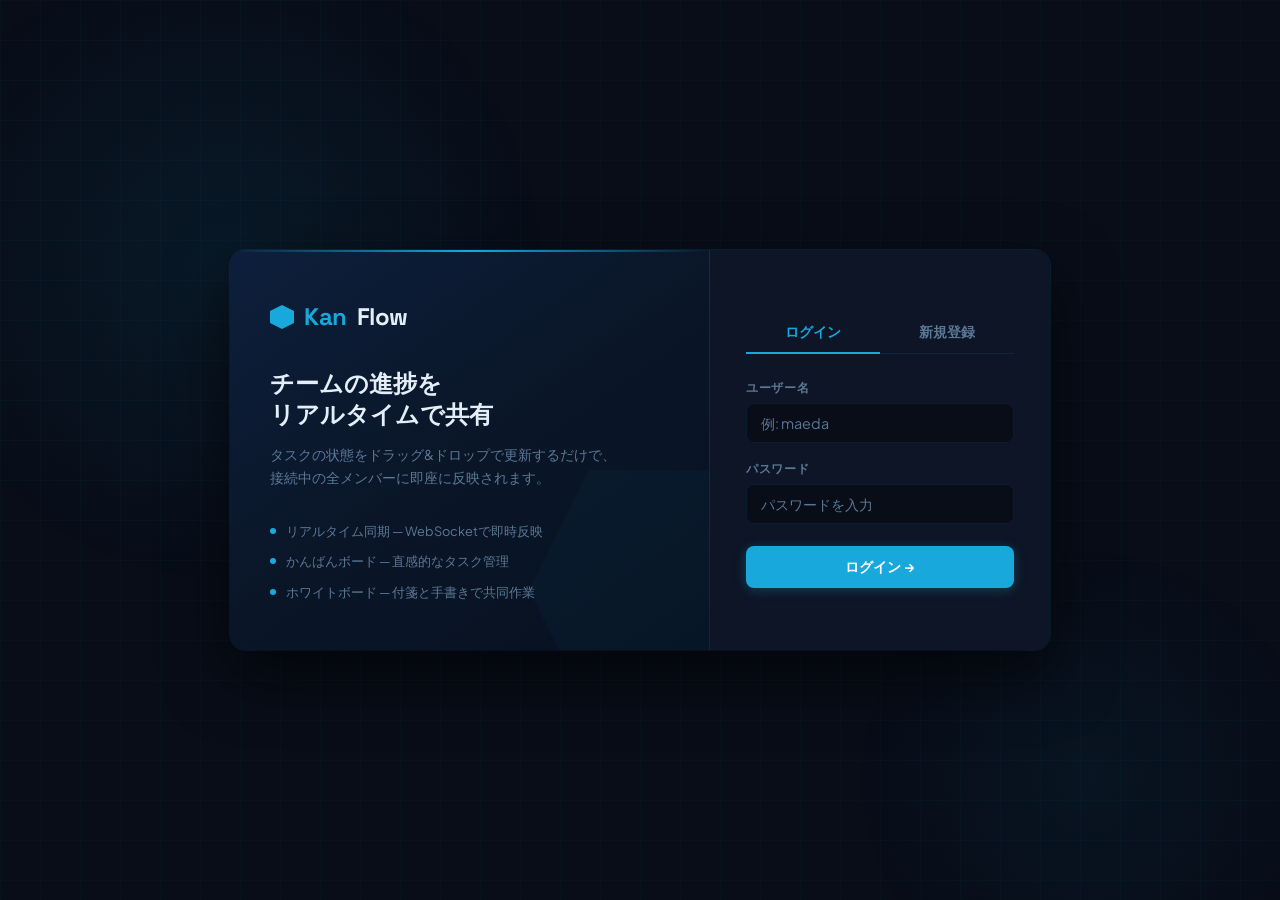
<file: frontend/index.html>
<!DOCTYPE html>
<html lang="ja">
<head>
  <meta charset="UTF-8">
  <meta name="viewport" content="width=device-width, initial-scale=1.0">
  <title>KanFlow — ログイン</title>
  <link rel="stylesheet" href="style.css">
  <style>
    body {
      display: flex;
      align-items: center;
      justify-content: center;
      min-height: 100vh;
      overflow: hidden;
    }

    /* 背景の光源 */
    .bg-glow {
      position: fixed;
      pointer-events: none;
    }
    .bg-glow-1 {
      top: -10%; left: -10%;
      width: 55vw; height: 55vw;
      background: radial-gradient(circle, rgba(24,168,220,0.08) 0%, transparent 65%);
    }
    .bg-glow-2 {
      bottom: -15%; right: -5%;
      width: 40vw; height: 40vw;
      background: radial-gradient(circle, rgba(24,168,220,0.05) 0%, transparent 65%);
    }

    /* ログインカード */
    .login-wrapper {
      display: flex;
      gap: 0;
      width: min(820px, 94vw);
      border-radius: 16px;
      overflow: hidden;
      box-shadow: 0 24px 64px rgba(0,0,0,0.6), 0 0 0 1px rgba(24,168,220,0.15);
      animation: fadeUp 0.5s ease;
      position: relative;
      z-index: 1;
    }

    @keyframes fadeUp {
      from { transform: translateY(24px); opacity: 0; }
      to   { transform: translateY(0);    opacity: 1; }
    }

    /* 左パネル（ブランディング） */
    .login-brand {
      flex: 1;
      background: linear-gradient(145deg, #0D1F3C 0%, #0A1628 50%, #071020 100%);
      padding: 48px 40px;
      display: flex;
      flex-direction: column;
      justify-content: space-between;
      border-right: 1px solid rgba(24,168,220,0.12);
      position: relative;
      overflow: hidden;
    }

    /* 左パネルの装飾ライン */
    .login-brand::before {
      content: '';
      position: absolute;
      top: 0; left: 0; right: 0;
      height: 2px;
      background: linear-gradient(90deg, transparent, var(--accent), transparent);
    }

    /* 六角形の背景装飾 */
    .login-brand::after {
      content: '';
      position: absolute;
      bottom: -60px; right: -60px;
      width: 240px; height: 240px;
      background: rgba(24,168,220,0.04);
      clip-path: polygon(25% 0%, 75% 0%, 100% 50%, 75% 100%, 25% 100%, 0% 50%);
    }

    .brand-logo {
      font-family: 'Space Grotesk', sans-serif;
      font-weight: 700;
      font-size: 1.5rem;
      color: var(--accent);
      letter-spacing: -0.5px;
      display: flex;
      align-items: center;
      gap: 10px;
    }
    .brand-logo::before {
      content: '';
      width: 24px; height: 24px;
      background: var(--accent);
      clip-path: polygon(0 25%, 50% 0, 100% 25%, 100% 75%, 50% 100%, 0 75%);
      flex-shrink: 0;
    }
    .brand-logo span { color: var(--text); }

    .brand-tagline {
      flex: 1;
      display: flex;
      flex-direction: column;
      justify-content: center;
      padding: 32px 0;
    }

    .brand-tagline h2 {
      font-size: 1.5rem;
      line-height: 1.3;
      margin-bottom: 12px;
      color: var(--text);
    }

    .brand-tagline p {
      font-size: 0.85rem;
      color: var(--muted);
      line-height: 1.7;
    }

    .brand-features {
      display: flex;
      flex-direction: column;
      gap: 10px;
    }

    .brand-feature {
      display: flex;
      align-items: center;
      gap: 10px;
      font-size: 0.8rem;
      color: var(--muted);
    }

    .brand-feature-dot {
      width: 6px; height: 6px;
      border-radius: 50%;
      background: var(--accent);
      flex-shrink: 0;
    }

    /* 右パネル（フォーム） */
    .login-form-panel {
      width: 340px;
      background: var(--surface);
      padding: 48px 36px;
      display: flex;
      flex-direction: column;
      justify-content: center;
      flex-shrink: 0;
    }

    .login-title {
      font-family: 'Space Grotesk', sans-serif;
      font-size: 1.3rem;
      font-weight: 600;
      margin-bottom: 4px;
    }
    .login-subtitle {
      color: var(--muted);
      font-size: 0.82rem;
      margin-bottom: 32px;
    }

    .form-group { margin-bottom: 16px; }

    .form-label {
      display: block;
      font-size: 0.75rem;
      font-weight: 600;
      color: var(--muted);
      margin-bottom: 6px;
      letter-spacing: 0.06em;
      text-transform: uppercase;
    }

    .btn-login {
      width: 100%;
      padding: 11px;
      margin-top: 6px;
      font-size: 0.9rem;
      justify-content: center;
      border-radius: 8px;
    }

    .error-msg {
      color: var(--danger);
      font-size: 0.78rem;
      margin-top: 8px;
      display: none;
      text-align: center;
    }

    .login-hint {
      margin-top: 20px;
      text-align: center;
      font-size: 0.74rem;
      color: var(--muted);
      padding: 10px;
      background: rgba(24,168,220,0.05);
      border-radius: 8px;
      border: 1px solid var(--border);
    }

    .powered-by {
      margin-top: 24px;
      text-align: center;
      font-size: 0.72rem;
      color: rgba(90,120,150,0.5);
    }

    .tab-row {
      display: flex;
      gap: 0;
      margin-bottom: 24px;
      border-bottom: 1px solid var(--border);
    }
    .tab-btn {
      flex: 1;
      background: none;
      border: none;
      color: var(--muted);
      font-family: 'Plus Jakarta Sans', sans-serif;
      font-size: 0.875rem;
      font-weight: 600;
      padding: 10px;
      cursor: pointer;
      border-bottom: 2px solid transparent;
      transition: all 0.15s;
      margin-bottom: -1px;
    }
    .tab-btn.active {
      color: var(--accent);
      border-bottom-color: var(--accent);
    }
    .tab-btn:hover { color: var(--accent); }

    @media (max-width: 600px) {
      .login-brand { display: none; }
      .login-form-panel { width: 100%; }
    }
  </style>
</head>
<body>
  <div class="bg-glow bg-glow-1"></div>
  <div class="bg-glow bg-glow-2"></div>

  <div class="login-wrapper">
    <!-- 左：ブランドパネル -->
    <div class="login-brand">
      <div class="brand-logo">Kan<span>Flow</span></div>

      <div class="brand-tagline">
        <h2>チームの進捗を<br>リアルタイムで共有</h2>
        <p>タスクの状態をドラッグ&ドロップで更新するだけで、<br>接続中の全メンバーに即座に反映されます。</p>
      </div>

      <div class="brand-features">
        <div class="brand-feature">
          <div class="brand-feature-dot"></div>
          <span>リアルタイム同期 — WebSocketで即時反映</span>
        </div>
        <div class="brand-feature">
          <div class="brand-feature-dot"></div>
          <span>かんばんボード — 直感的なタスク管理</span>
        </div>
        <div class="brand-feature">
          <div class="brand-feature-dot"></div>
          <span>ホワイトボード — 付箋と手書きで共同作業</span>
        </div>
      </div>
    </div>

    <!-- 右：フォームパネル -->
    <div class="login-form-panel">
      <!-- タブ -->
      <div class="tab-row">
        <button class="tab-btn active" id="tab-login" onclick="switchTab('login')">ログイン</button>
        <button class="tab-btn" id="tab-register" onclick="switchTab('register')">新規登録</button>
      </div>

      <!-- ログインフォーム -->
      <div id="form-login">
        <div class="form-group">
          <label class="form-label" for="username">ユーザー名</label>
          <input class="input" type="text" id="username" placeholder="例: maeda" autocomplete="username">
        </div>
        <div class="form-group">
          <label class="form-label" for="password">パスワード</label>
          <input class="input" type="password" id="password" placeholder="パスワードを入力" autocomplete="current-password">
        </div>
        <p class="error-msg" id="error-msg"></p>
        <button class="btn btn-primary btn-login" onclick="login()">ログイン →</button>
      </div>

      <!-- 新規登録フォーム -->
      <div id="form-register" style="display:none">
        <div class="form-group">
          <label class="form-label" for="reg-username">ユーザー名</label>
          <input class="input" type="text" id="reg-username" placeholder="2〜20文字（英数字・日本語）" autocomplete="off">
        </div>
        <div class="form-group">
          <label class="form-label" for="reg-password">パスワード</label>
          <input class="input" type="password" id="reg-password" placeholder="4文字以上" autocomplete="new-password">
        </div>
        <div class="form-group">
          <label class="form-label" for="reg-password2">パスワード（確認）</label>
          <input class="input" type="password" id="reg-password2" placeholder="もう一度入力" autocomplete="new-password">
        </div>
        <p class="error-msg" id="error-reg"></p>
        <button class="btn btn-primary btn-login" onclick="register()">登録 →</button>
      </div>

    </div>
  </div>

  <div id="toast-container"></div>

  <script>
    const API_BASE = '';  // main.py が同じオリジンから配信する

    let currentTab = 'login';

    function switchTab(tab) {
      currentTab = tab;
      document.getElementById('form-login').style.display    = tab === 'login'    ? 'block' : 'none';
      document.getElementById('form-register').style.display = tab === 'register' ? 'block' : 'none';
      document.getElementById('tab-login').classList.toggle('active', tab === 'login');
      document.getElementById('tab-register').classList.toggle('active', tab === 'register');
      document.getElementById('error-msg').style.display = 'none';
      document.getElementById('error-reg').style.display = 'none';
    }

    document.addEventListener('keydown', (e) => {
      if (e.key === 'Enter') currentTab === 'login' ? login() : register();
    });

    async function login() {
      const username = document.getElementById('username').value.trim();
      const password = document.getElementById('password').value.trim();
      if (!username || !password) { showError('error-msg', 'ユーザー名とパスワードを入力してください'); return; }
      try {
        const res  = await fetch(`${API_BASE}/auth/login`, {
          method: 'POST', headers: {'Content-Type': 'application/json'},
          body: JSON.stringify({ username, password })
        });
        const data = await res.json();
        if (data.ok) {
          sessionStorage.setItem('kanflow_user', data.username);
          showToast('✅ ログイン成功！');
          setTimeout(() => { window.location.href = 'kanban.html'; }, 500);
        } else {
          showError('error-msg', data.error || 'ログインに失敗しました');
        }
      } catch(e) {
        showError('error-msg', 'サーバーに接続できません');
      }
    }

    async function register() {
      const username  = document.getElementById('reg-username').value.trim();
      const password  = document.getElementById('reg-password').value;
      const password2 = document.getElementById('reg-password2').value;
      if (!username || !password) { showError('error-reg', 'すべての項目を入力してください'); return; }
      if (password !== password2) { showError('error-reg', 'パスワードが一致しません'); return; }
      try {
        const res  = await fetch(`${API_BASE}/auth/register`, {
          method: 'POST', headers: {'Content-Type': 'application/json'},
          body: JSON.stringify({ username, password })
        });
        const data = await res.json();
        if (data.ok) {
          showToast('✅ 登録完了！ログインしてください');
          switchTab('login');
          document.getElementById('username').value = username;
        } else {
          showError('error-reg', data.error || '登録に失敗しました');
        }
      } catch(e) {
        showError('error-reg', 'サーバーに接続できません');
      }
    }

    function showError(id, msg) {
      const el = document.getElementById(id);
      el.textContent = msg;
      el.style.display = 'block';
    }

    function showToast(msg) {
      const container = document.getElementById('toast-container');
      const toast = document.createElement('div');
      toast.className = 'toast';
      toast.textContent = msg;
      container.appendChild(toast);
      setTimeout(() => toast.remove(), 2500);
    }
  </script>
</body>
</html>
</file>
<file: frontend/style.css>
@import url('https://fonts.googleapis.com/css2?family=Plus+Jakarta+Sans:wght@300;400;500;600;700;800&family=Space+Grotesk:wght@400;500;600;700&display=swap');

:root {
  --bg:        #080D18;
  --surface:   #0D1526;
  --surface2:  #131E35;
  --surface3:  #1A2844;
  --border:    rgba(24,168,220,0.10);
  --border2:   rgba(24,168,220,0.20);
  --text:      #E4EEF8;
  --muted:     #5A7896;
  --accent:    #18A8DC;
  --accent-h:  #35C3F5;
  --accent-dim: rgba(24,168,220,0.15);
  --todo:      #3b82f6;
  --doing:     #f59e0b;
  --done:      #10b981;
  --danger:    #ef4444;
  --radius:    10px;
  --shadow:    0 8px 32px rgba(0,0,0,0.5);
  --glow:      0 0 20px rgba(24,168,220,0.15);
}

*, *::before, *::after { box-sizing: border-box; margin: 0; padding: 0; }

body {
  font-family: 'Plus Jakarta Sans', sans-serif;
  background: var(--bg);
  color: var(--text);
  min-height: 100vh;
  line-height: 1.6;
}

/* 背景グリッド */
body::before {
  content: '';
  position: fixed;
  inset: 0;
  background-image:
    linear-gradient(rgba(24,168,220,0.03) 1px, transparent 1px),
    linear-gradient(90deg, rgba(24,168,220,0.03) 1px, transparent 1px);
  background-size: 40px 40px;
  pointer-events: none;
  z-index: 0;
}

body > * { position: relative; z-index: 1; }

h1, h2, h3 { font-family: 'Space Grotesk', sans-serif; }

a { color: var(--accent); text-decoration: none; }
a:hover { color: var(--accent-h); }

/* ── Navbar ── */
.navbar {
  display: flex;
  align-items: center;
  justify-content: space-between;
  padding: 0 32px;
  height: 58px;
  background: rgba(13,21,38,0.85);
  backdrop-filter: blur(16px);
  border-bottom: 1px solid var(--border);
  position: sticky;
  top: 0;
  z-index: 100;
}

.navbar-logo {
  font-family: 'Space Grotesk', sans-serif;
  font-weight: 700;
  font-size: 1.2rem;
  color: var(--accent);
  letter-spacing: -0.3px;
  display: flex;
  align-items: center;
  gap: 8px;
}

/* ロゴの前にアイコン風の装飾 */
.navbar-logo::before {
  content: '';
  width: 20px; height: 20px;
  background: var(--accent);
  clip-path: polygon(0 25%, 50% 0, 100% 25%, 100% 75%, 50% 100%, 0 75%);
  flex-shrink: 0;
}

.navbar-logo span { color: var(--text); }

.navbar-user {
  display: flex;
  align-items: center;
  gap: 12px;
  font-size: 0.875rem;
  color: var(--muted);
}

.navbar-user strong { color: var(--text); }

.avatar {
  width: 32px; height: 32px;
  border-radius: 8px;
  background: linear-gradient(135deg, var(--accent), var(--accent-h));
  display: flex; align-items: center; justify-content: center;
  font-family: 'Space Grotesk', sans-serif;
  font-weight: 700;
  font-size: 0.75rem;
  color: #fff;
  flex-shrink: 0;
  box-shadow: 0 0 0 1px rgba(24,168,220,0.3);
}

/* ── Buttons ── */
.btn {
  display: inline-flex;
  align-items: center;
  gap: 6px;
  padding: 8px 18px;
  border-radius: 8px;
  font-family: 'Plus Jakarta Sans', sans-serif;
  font-size: 0.875rem;
  font-weight: 600;
  border: none;
  cursor: pointer;
  transition: all 0.15s;
  letter-spacing: 0.01em;
}

.btn-primary {
  background: var(--accent);
  color: #fff;
  box-shadow: 0 2px 12px rgba(24,168,220,0.3);
}
.btn-primary:hover {
  background: var(--accent-h);
  box-shadow: 0 4px 20px rgba(24,168,220,0.4);
  transform: translateY(-1px);
}

.btn-ghost {
  background: transparent;
  color: var(--muted);
  border: 1px solid var(--border);
}
.btn-ghost:hover {
  color: var(--accent);
  border-color: var(--border2);
  background: var(--accent-dim);
}

.btn-danger {
  background: transparent;
  color: var(--danger);
  border: 1px solid transparent;
}
.btn-danger:hover { background: rgba(239,68,68,0.1); }

/* ── Form inputs ── */
.input {
  width: 100%;
  padding: 10px 14px;
  background: var(--bg);
  border: 1px solid var(--border);
  border-radius: 8px;
  color: var(--text);
  font-family: 'Plus Jakarta Sans', sans-serif;
  font-size: 0.9rem;
  transition: border-color 0.15s, box-shadow 0.15s;
  outline: none;
}
.input:focus {
  border-color: var(--accent);
  box-shadow: 0 0 0 3px rgba(24,168,220,0.12);
}
.input::placeholder { color: var(--muted); }

/* ── Modal overlay ── */
.modal-overlay {
  display: none;
  position: fixed; inset: 0;
  background: rgba(0,0,0,0.7);
  backdrop-filter: blur(6px);
  z-index: 200;
  align-items: center;
  justify-content: center;
}
.modal-overlay.open { display: flex; }

.modal {
  background: var(--surface);
  border: 1px solid var(--border2);
  border-radius: var(--radius);
  padding: 28px;
  width: min(480px, 90vw);
  box-shadow: var(--shadow), var(--glow);
  animation: slideUp 0.2s ease;
}

@keyframes slideUp {
  from { transform: translateY(12px); opacity: 0; }
  to   { transform: translateY(0);    opacity: 1; }
}

.modal-header {
  display: flex;
  align-items: center;
  justify-content: space-between;
  margin-bottom: 20px;
}

.modal-header h3 { font-size: 1.1rem; }

.modal-close {
  background: none; border: none; cursor: pointer;
  color: var(--muted); font-size: 1.2rem;
  line-height: 1; padding: 2px;
  transition: color 0.15s;
}
.modal-close:hover { color: var(--accent); }

/* ── Tag badge ── */
.tag {
  display: inline-flex;
  align-items: center;
  padding: 2px 8px;
  border-radius: 4px;
  font-size: 0.7rem;
  font-weight: 700;
  letter-spacing: 0.06em;
  text-transform: uppercase;
}

.tag-todo  { background: rgba(59,130,246,0.15);  color: var(--todo); }
.tag-doing { background: rgba(245,158,11,0.15);   color: var(--doing); }
.tag-done  { background: rgba(16,185,129,0.15);   color: var(--done); }

/* ── Toast notifications ── */
#toast-container {
  position: fixed;
  bottom: 24px; right: 24px;
  display: flex; flex-direction: column; gap: 8px;
  z-index: 999;
}

.toast {
  background: var(--surface2);
  border: 1px solid var(--border2);
  border-left: 3px solid var(--accent);
  border-radius: 8px;
  padding: 10px 16px;
  font-size: 0.85rem;
  color: var(--text);
  animation: toastIn 0.2s ease;
  max-width: 280px;
  box-shadow: var(--shadow);
}

@keyframes toastIn {
  from { transform: translateX(20px); opacity: 0; }
  to   { transform: translateX(0); opacity: 1; }
}
</file>
